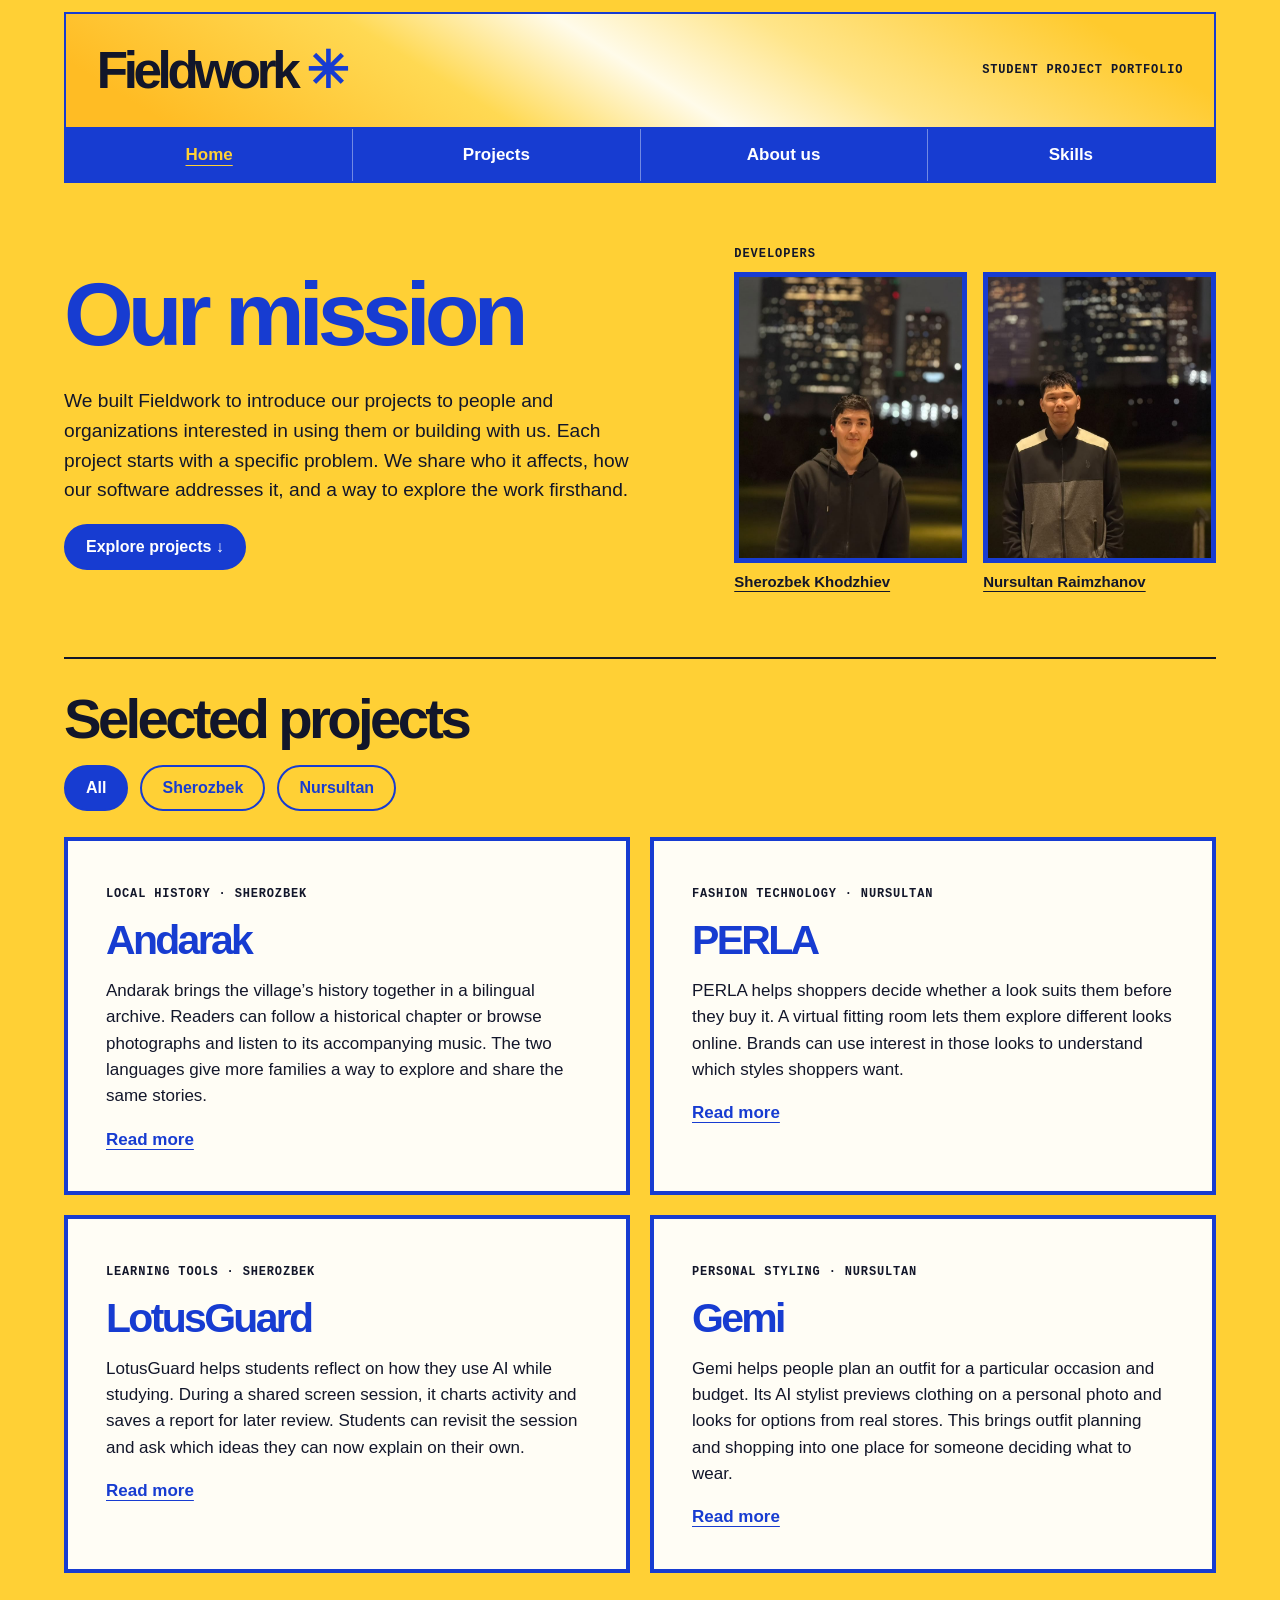
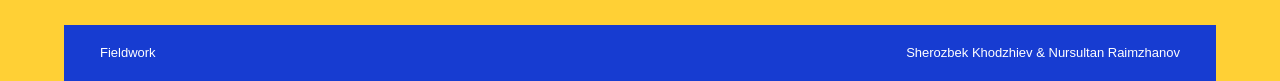
<file: index.html>
<!DOCTYPE html>
<html lang="en">
 <head>
  <meta charset="utf-8"/>
  <meta content="width=device-width, initial-scale=1" name="viewport"/>
  <title>
   Student project portfolio | Fieldwork
  </title>
  <link href="normalize.css" rel="stylesheet"/>
  <link href="slicknav.css" rel="stylesheet"/>
  <link href="style.css?v=7" rel="stylesheet"/>
  <script defer="" src="jquery.min.js">
  </script>
  <script defer="" src="jquery.slicknav.min.js">
  </script>
  <script defer="" src="app.js?v=filters">
  </script>
 </head>
 <body>
  <header>
   <a class="brand" href="index.html">
    Fieldwork
    <span>
     ✳
    </span>
   </a>
   <p>
    Student project portfolio
   </p>
  </header>
  <nav aria-label="Mobile navigation" id="mobile_menu">
  </nav>
  <nav aria-label="Main" class="class-nav">
   <ul id="nav_menu">
    <li>
     <a href="index.html">
      Home
     </a>
    </li>
    <li>
     <a href="index.html#projects">
      Projects
     </a>
     <ul>
      <li>
       <a href="andarak.html">
        Andarak
       </a>
      </li>
      <li>
       <a href="perla.html">
        PERLA
       </a>
      </li>
      <li>
       <a href="lotus.html">
        LotusGuard
       </a>
      </li>
      <li>
       <a href="gimi.html">
        Gemi
       </a>
      </li>
     </ul>
    </li>
    <li>
     <a href="about.html">
      About us
     </a>
    </li>
    <li>
     <a href="about.html#skills">
      Skills
     </a>
    </li>
   </ul>
  </nav>
  <main>
   <div class="class-layout">
    <aside class="directory">
     <h2>
      Developers
     </h2>
     <a href="about.html">
      Sherozbek Khodzhiev
     </a>
     <img alt="Sherozbek" src="assets/sheroz.jpg?v=2"/>
     <a href="about.html#nursultan">
      Nursultan Raimzhanov
     </a>
     <img alt="Nursultan" src="assets/nursultan.jpg?v=2"/>
    </aside>
    <section class="hero">
     <div class="mission">
      <h1>
       Our mission
      </h1>
      <p>
       We built Fieldwork to introduce our projects to people and organizations interested in using them or building with us. Each project starts with a specific problem. We share who it affects, how our software addresses it, and a way to explore the work firsthand.
      </p>
     </div>
     <a class="button" href="#projects">Explore projects ↓</a>
    </section>
   </div>
   <section id="projects">
    <h2>
     Selected projects
    </h2>
    <div aria-label="Filter projects by author" class="filters">
     <button aria-pressed="true" data-filter="All">
      All
     </button>
     <button aria-pressed="false" data-filter="Sherozbek">
      Sherozbek
     </button>
     <button aria-pressed="false" data-filter="Nursultan">
      Nursultan
     </button>
    </div>
    <div class="grid">
     <article class="project-card" data-owner="Sherozbek">
      <small>
       Local history · Sherozbek
      </small>
      <h3>
       <a href="andarak.html">
        Andarak
       </a>
      </h3>
      <p>
       Andarak brings the village’s history together in a bilingual archive. Readers can follow a historical chapter or browse photographs and listen to its accompanying music. The two languages give more families a way to explore and share the same stories.
      </p>
      <a class="read-more" href="andarak.html" aria-label="Read more about Andarak">Read more</a>
     </article>
     <article class="project-card" data-owner="Nursultan">
      <small>
       Fashion technology · Nursultan
      </small>
      <h3>
       <a href="perla.html">
        PERLA
       </a>
      </h3>
      <p>
       PERLA helps shoppers decide whether a look suits them before they buy it. A virtual fitting room lets them explore different looks online. Brands can use interest in those looks to understand which styles shoppers want.
      </p>
      <a class="read-more" href="perla.html" aria-label="Read more about PERLA">Read more</a>
     </article>
     <article class="project-card" data-owner="Sherozbek">
      <small>
       Learning tools · Sherozbek
      </small>
      <h3>
       <a href="lotus.html">
        LotusGuard
       </a>
      </h3>
      <p>
       LotusGuard helps students reflect on how they use AI while studying. During a shared screen session, it charts activity and saves a report for later review. Students can revisit the session and ask which ideas they can now explain on their own.
      </p>
      <a class="read-more" href="lotus.html" aria-label="Read more about LotusGuard">Read more</a>
     </article>
     <article class="project-card" data-owner="Nursultan">
      <small>
       Personal styling · Nursultan
      </small>
      <h3>
       <a href="gimi.html">
        Gemi
       </a>
      </h3>
      <p>
       Gemi helps people plan an outfit for a particular occasion and budget. Its AI stylist previews clothing on a personal photo and looks for options from real stores. This brings outfit planning and shopping into one place for someone deciding what to wear.
      </p>
      <a class="read-more" href="gimi.html" aria-label="Read more about Gemi">Read more</a>
     </article>
    </div>
   </section>
  </main>
  <footer>
   Fieldwork
   <span>
    Sherozbek Khodzhiev &amp; Nursultan Raimzhanov
   </span>
  </footer>
 </body>
</html>
</file>
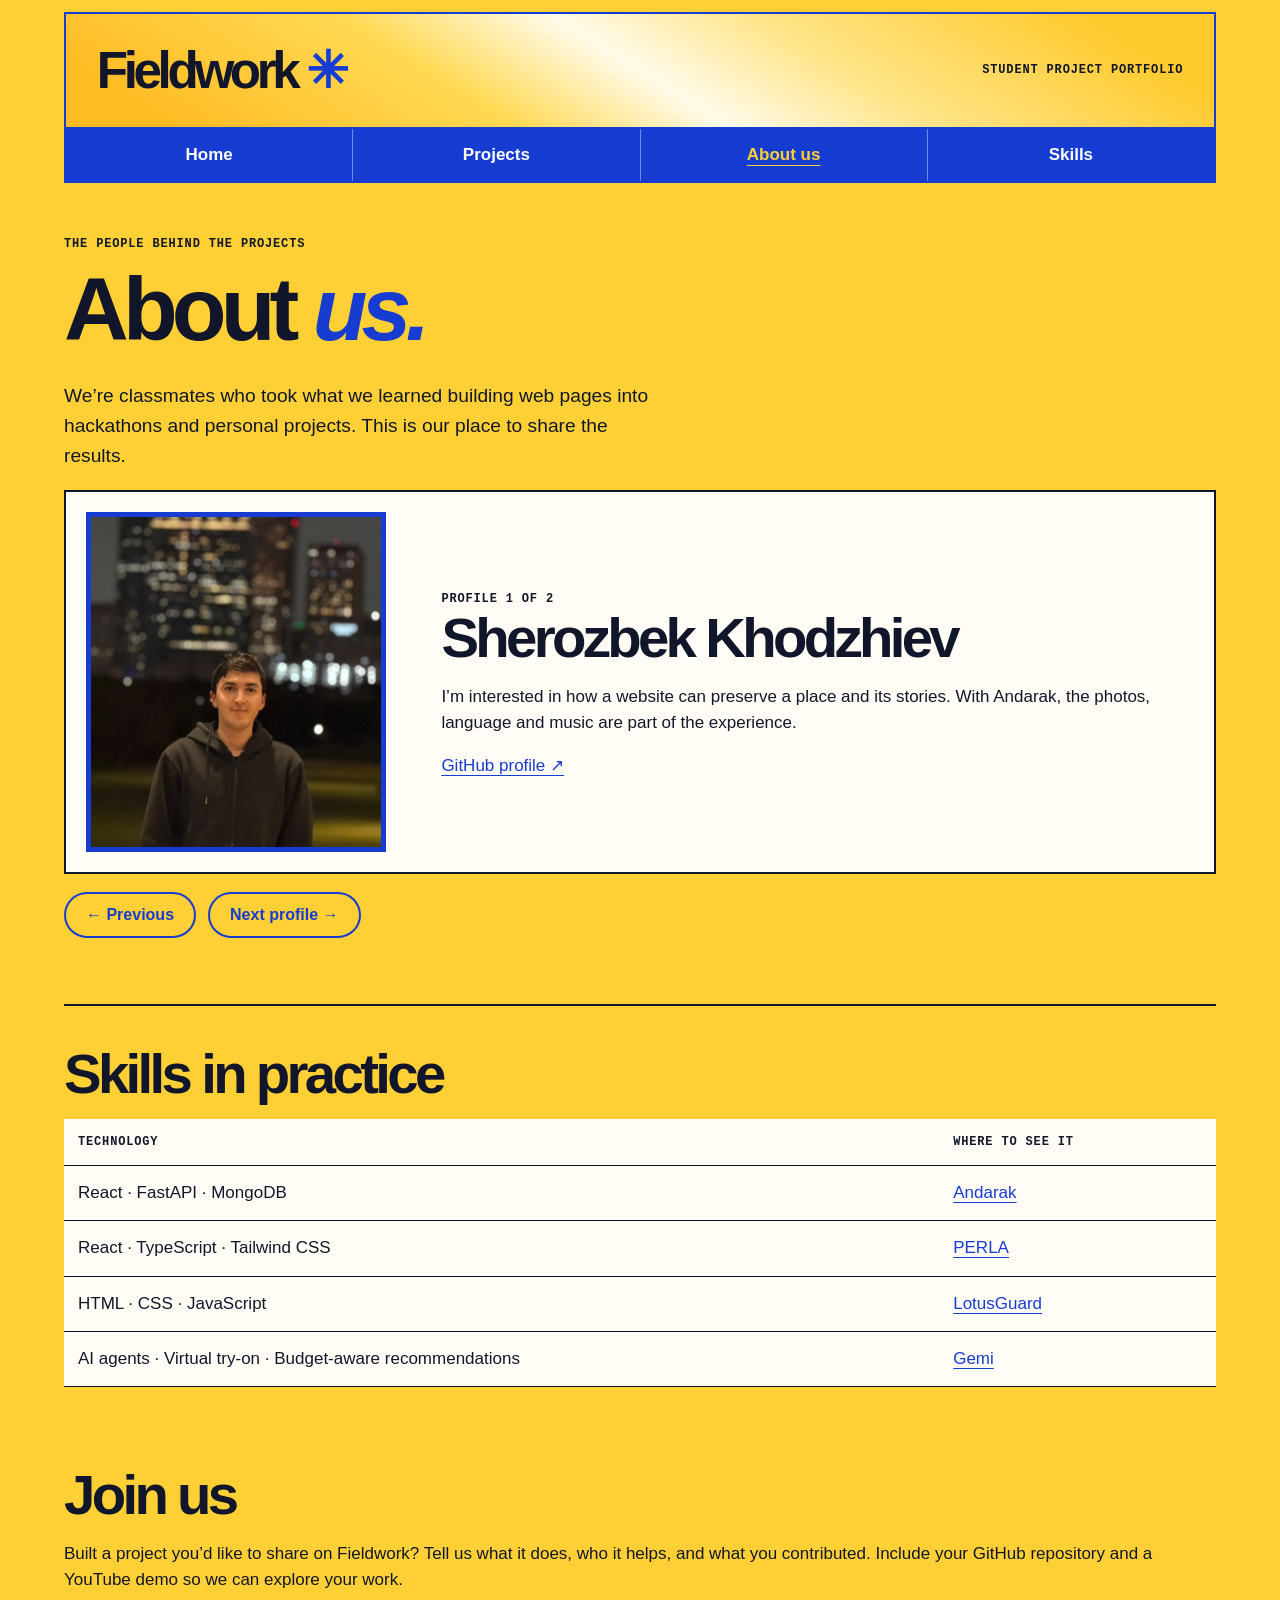
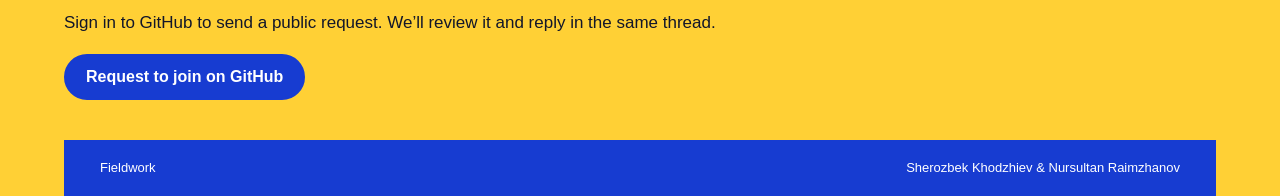
<file: about.html>
<!DOCTYPE html>
<html lang="en">
 <head>
  <meta charset="utf-8"/>
  <meta content="width=device-width, initial-scale=1" name="viewport"/>
  <title>
   About us | Fieldwork
  </title>
  <link href="normalize.css" rel="stylesheet"/>
  <link href="slicknav.css" rel="stylesheet"/>
  <link href="style.css?v=6" rel="stylesheet"/>
  <script defer="" src="jquery.min.js">
  </script>
  <script defer="" src="jquery.slicknav.min.js">
  </script>
  <script defer="" src="app.js?v=5">
  </script>
 </head>
 <body>
  <header>
   <a class="brand" href="index.html">
    Fieldwork
    <span>
     ✳
    </span>
   </a>
   <p>
    Student project portfolio
   </p>
  </header>
  <nav aria-label="Mobile navigation" id="mobile_menu">
  </nav>
  <nav aria-label="Main" class="class-nav">
   <ul id="nav_menu">
    <li>
     <a href="index.html">
      Home
     </a>
    </li>
    <li>
     <a href="index.html#projects">
      Projects
     </a>
     <ul>
      <li>
       <a href="andarak.html">
        Andarak
       </a>
      </li>
      <li>
       <a href="perla.html">
        PERLA
       </a>
      </li>
      <li>
       <a href="lotus.html">
        LotusGuard
       </a>
      </li>
      <li>
       <a href="gimi.html">
        Gemi
       </a>
      </li>
     </ul>
    </li>
    <li>
     <a href="about.html">
      About us
     </a>
    </li>
    <li>
     <a href="about.html#skills">
      Skills
     </a>
    </li>
   </ul>
  </nav>
  <main>
   <section>
    <p class="eyebrow">
     The people behind the projects
    </p>
    <h1>
     About
     <em>
      us.
     </em>
    </h1>
    <p class="intro">
     We’re classmates who took what we learned building web pages into hackathons and personal projects. This is our place to share the results.
    </p>
    <div class="slide">
     <img alt="Portrait of Sherozbek Khodzhiev" id="portrait" src="assets/sheroz.jpg?v=2"/>
     <div aria-live="polite">
      <small id="counter">
       Profile 1 of 2
      </small>
      <h2 id="name">
       Sherozbek Khodzhiev
      </h2>
      <p id="bio">
       I’m interested in how a website can preserve a place and its stories. With Andarak, the photos, language and music are part of the experience.
      </p>
      <a href="https://github.com/sherozkhodzhiev" id="profile">
       GitHub profile ↗
      </a>
     </div>
    </div>
    <div class="filters">
     <button id="prev">
      ← Previous
     </button>
     <button id="next">
      Next profile →
     </button>
    </div>
   </section>
   <section id="skills">
    <h2>
     Skills in practice
    </h2>
    <table>
     <thead>
      <tr>
       <th>
        Technology
       </th>
       <th>
        Where to see it
       </th>
      </tr>
     </thead>
     <tbody>
      <tr>
       <td>
        React · FastAPI · MongoDB
       </td>
       <td>
        <a href="andarak.html">
         Andarak
        </a>
       </td>
      </tr>
      <tr>
       <td>
        React · TypeScript · Tailwind CSS
       </td>
       <td>
        <a href="perla.html">
         PERLA
        </a>
       </td>
      </tr>
      <tr>
       <td>
        HTML · CSS · JavaScript
       </td>
       <td>
        <a href="lotus.html">
         LotusGuard
        </a>
       </td>
      </tr>
      <tr>
       <td>
        AI agents · Virtual try-on · Budget-aware recommendations
       </td>
       <td>
        <a href="gimi.html">
         Gemi
        </a>
       </td>
      </tr>
     </tbody>
    </table>
   </section>
   <section id="join-us" aria-labelledby="join-title">
    <h2 id="join-title">Join us</h2>
    <p>Built a project you’d like to share on Fieldwork? Tell us what it does, who it helps, and what you contributed. Include your GitHub repository and a YouTube demo so we can explore your work.</p>
    <p>Sign in to GitHub to send a public request. We’ll review it and reply in the same thread.</p>
    <a class="button" href="https://github.com/sherozkhodzhiev/fieldwork-portfolio/issues/new?template=join.yml">Request to join on GitHub</a>
   </section>
  </main>
  <footer>
   Fieldwork
   <span>
    Sherozbek Khodzhiev &amp; Nursultan Raimzhanov
   </span>
  </footer>
 </body>
</html>
</file>
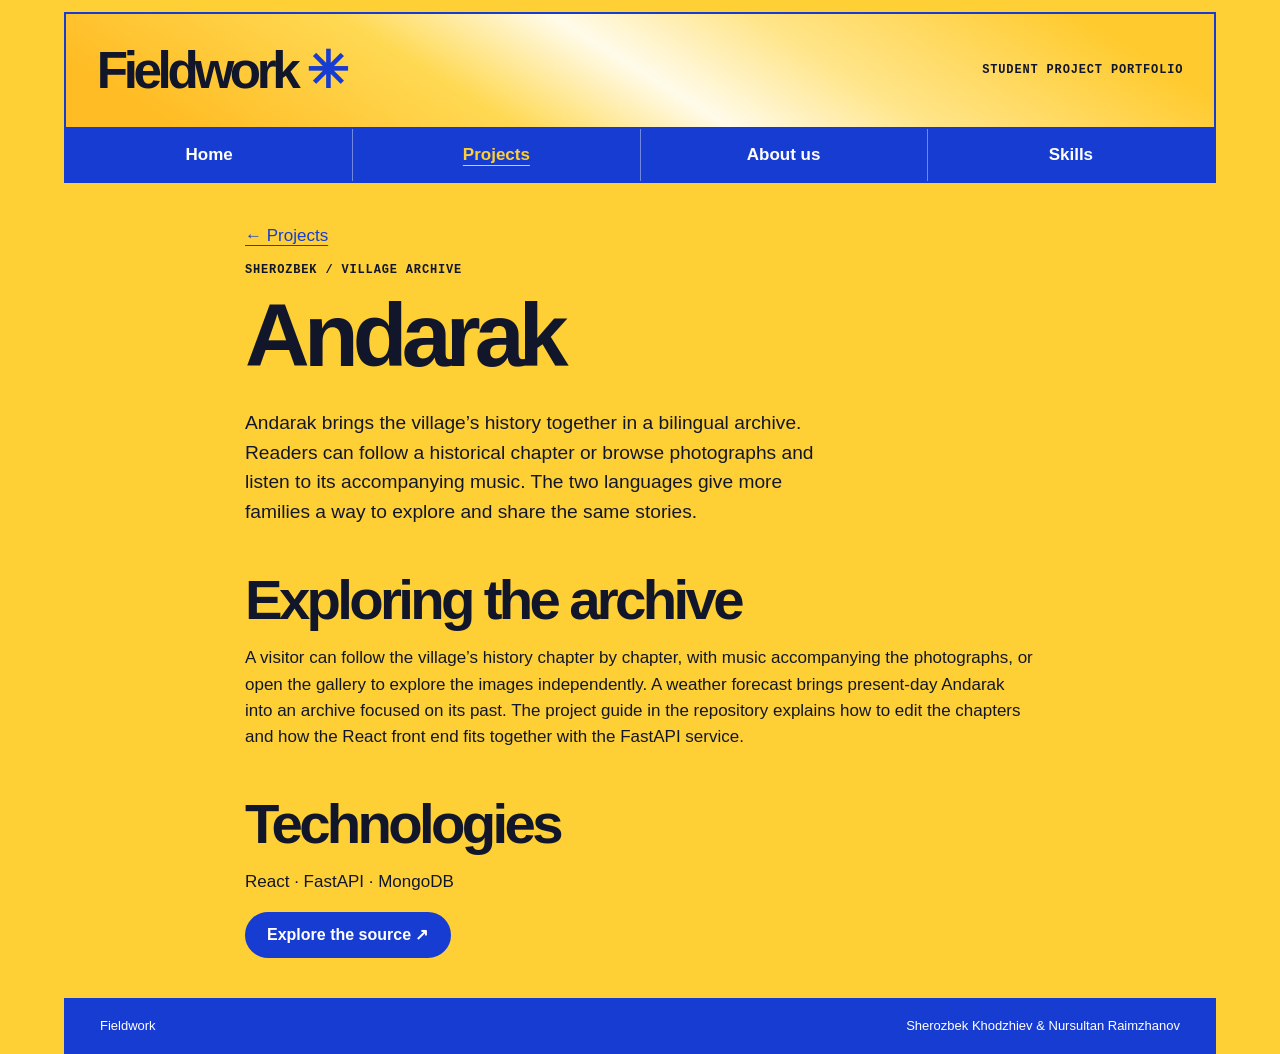
<file: andarak.html>
<!DOCTYPE html>
<html lang="en">
 <head>
  <meta charset="utf-8"/>
  <meta content="width=device-width, initial-scale=1" name="viewport"/>
  <title>
   Andarak | Fieldwork
  </title>
  <link href="normalize.css" rel="stylesheet"/>
  <link href="slicknav.css" rel="stylesheet"/>
  <link href="style.css?v=6" rel="stylesheet"/>
  <script defer="" src="jquery.min.js">
  </script>
  <script defer="" src="jquery.slicknav.min.js">
  </script>
  <script defer="" src="app.js?v=5">
  </script>
 </head>
 <body>
  <header>
   <a class="brand" href="index.html">
    Fieldwork
    <span>
     ✳
    </span>
   </a>
   <p>
    Student project portfolio
   </p>
  </header>
  <nav aria-label="Mobile navigation" id="mobile_menu">
  </nav>
  <nav aria-label="Main" class="class-nav">
   <ul id="nav_menu">
    <li>
     <a href="index.html">
      Home
     </a>
    </li>
    <li>
     <a href="index.html#projects">
      Projects
     </a>
     <ul>
      <li>
       <a href="andarak.html">
        Andarak
       </a>
      </li>
      <li>
       <a href="perla.html">
        PERLA
       </a>
      </li>
      <li>
       <a href="lotus.html">
        LotusGuard
       </a>
      </li>
      <li>
       <a href="gimi.html">
        Gemi
       </a>
      </li>
     </ul>
    </li>
    <li>
     <a href="about.html">
      About us
     </a>
    </li>
    <li>
     <a href="about.html#skills">
      Skills
     </a>
    </li>
   </ul>
  </nav>
  <main>
   <section class="story">
    <a href="index.html#projects">
     ← Projects
    </a>
    <p class="eyebrow">
     Sherozbek / Village archive
    </p>
    <h1>
     Andarak
    </h1>
    <p class="intro">
     Andarak brings the village’s history together in a bilingual archive. Readers can follow a historical chapter or browse photographs and listen to its accompanying music. The two languages give more families a way to explore and share the same stories.
    </p>
    <h2>Exploring the archive</h2>
    <p>A visitor can follow the village’s history chapter by chapter, with music accompanying the photographs, or open the gallery to explore the images independently. A weather forecast brings present-day Andarak into an archive focused on its past. The project guide in the repository explains how to edit the chapters and how the React front end fits together with the FastAPI service.</p>
    <h2>
     Technologies
    </h2>
    <p>
     React · FastAPI · MongoDB
    </p>
    <a class="button" href="https://github.com/sherozkhodzhiev/andarak-website">
     Explore the source ↗
    </a>
   </section>
  </main>
  <footer>
   Fieldwork
   <span>
    Sherozbek Khodzhiev &amp; Nursultan Raimzhanov
   </span>
  </footer>
 </body>
</html>
</file>
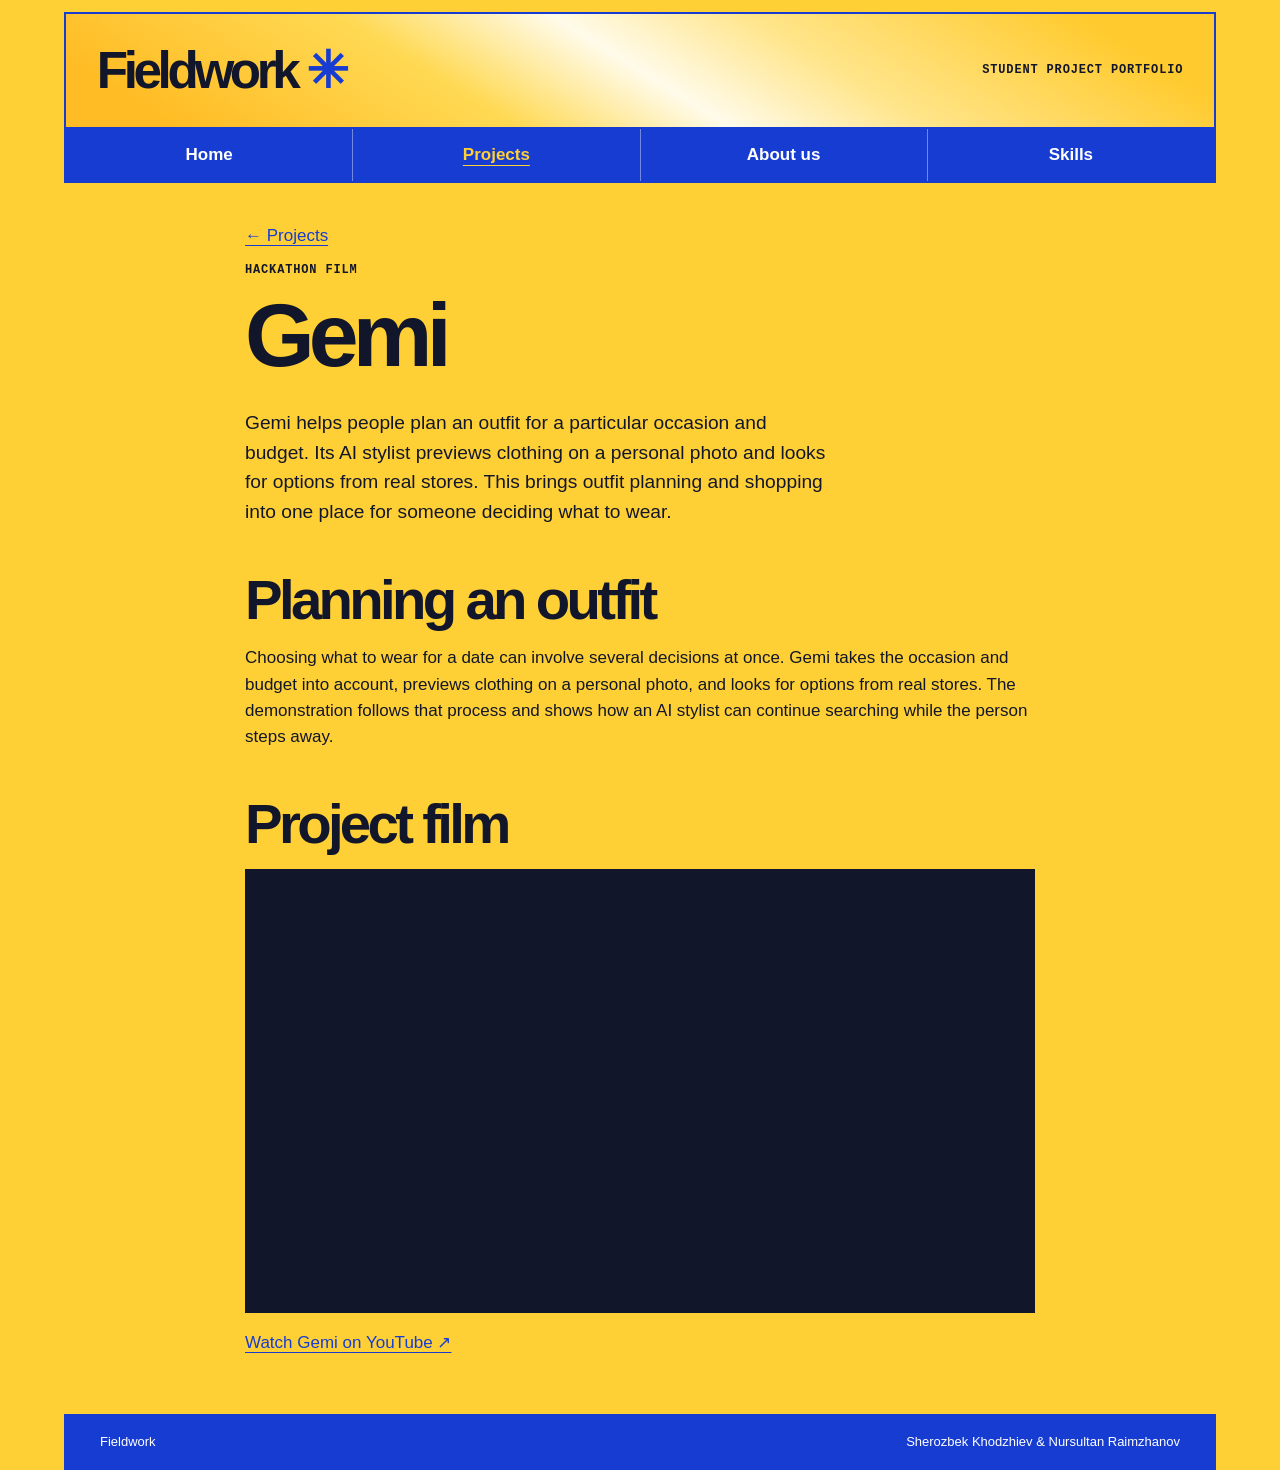
<file: gimi.html>
<!DOCTYPE html>
<html lang="en">
 <head>
  <meta charset="utf-8"/>
  <meta content="width=device-width, initial-scale=1" name="viewport"/>
  <title>
   Gemi | Fieldwork
  </title>
  <link href="normalize.css" rel="stylesheet"/>
  <link href="slicknav.css" rel="stylesheet"/>
  <link href="style.css?v=6" rel="stylesheet"/>
  <script defer="" src="jquery.min.js">
  </script>
  <script defer="" src="jquery.slicknav.min.js">
  </script>
  <script defer="" src="app.js?v=5">
  </script>
 </head>
 <body>
  <header>
   <a class="brand" href="index.html">
    Fieldwork
    <span>
     ✳
    </span>
   </a>
   <p>
    Student project portfolio
   </p>
  </header>
  <nav aria-label="Mobile navigation" id="mobile_menu">
  </nav>
  <nav aria-label="Main" class="class-nav">
   <ul id="nav_menu">
    <li>
     <a href="index.html">
      Home
     </a>
    </li>
    <li>
     <a href="index.html#projects">
      Projects
     </a>
     <ul>
      <li>
       <a href="andarak.html">
        Andarak
       </a>
      </li>
      <li>
       <a href="perla.html">
        PERLA
       </a>
      </li>
      <li>
       <a href="lotus.html">
        LotusGuard
       </a>
      </li>
      <li>
       <a href="gimi.html">
        Gemi
       </a>
      </li>
     </ul>
    </li>
    <li>
     <a href="about.html">
      About us
     </a>
    </li>
    <li>
     <a href="about.html#skills">
      Skills
     </a>
    </li>
   </ul>
  </nav>
  <main>
   <section class="story">
    <a href="index.html#projects">
     ← Projects
    </a>
    <p class="eyebrow">
     Hackathon film
    </p>
    <h1>
     Gemi
    </h1>
    <p class="intro">
     Gemi helps people plan an outfit for a particular occasion and budget. Its AI stylist previews clothing on a personal photo and looks for options from real stores. This brings outfit planning and shopping into one place for someone deciding what to wear.
    </p>
    <h2>Planning an outfit</h2>
    <p>Choosing what to wear for a date can involve several decisions at once. Gemi takes the occasion and budget into account, previews clothing on a personal photo, and looks for options from real stores. The demonstration follows that process and shows how an AI stylist can continue searching while the person steps away.</p>
    <h2>
     Project film
    </h2>
    <iframe allowfullscreen="" class="film" loading="lazy" referrerpolicy="strict-origin-when-cross-origin" src="https://www.youtube-nocookie.com/embed/PMkgjzFOdyg" title="Gemi project demonstration">
    </iframe>
    <p>
     <a href="https://www.youtube.com/watch?v=PMkgjzFOdyg">
      Watch Gemi on YouTube ↗
     </a>
    </p>
   </section>
  </main>
  <footer>
   Fieldwork
   <span>
    Sherozbek Khodzhiev &amp; Nursultan Raimzhanov
   </span>
  </footer>
 </body>
</html>
</file>
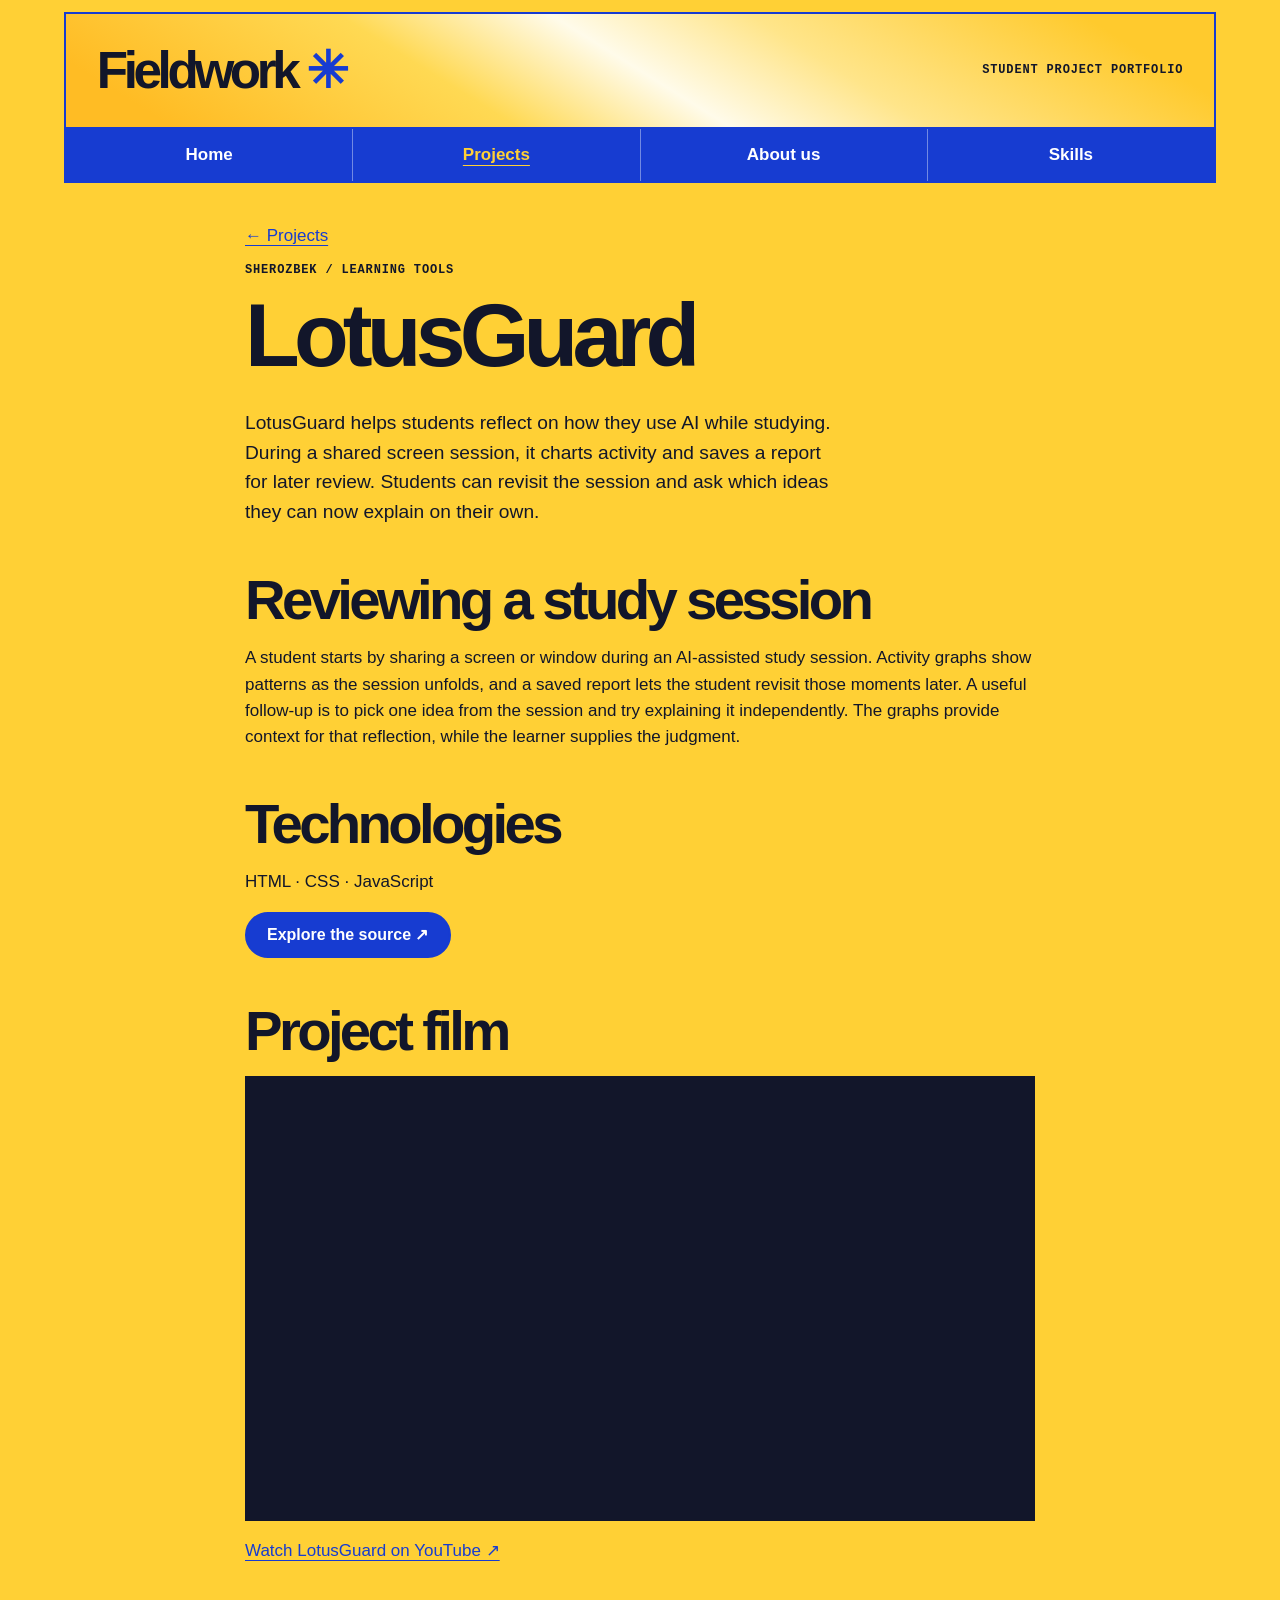
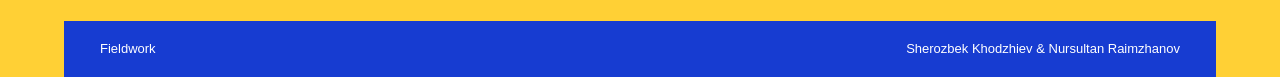
<file: lotus.html>
<!DOCTYPE html>
<html lang="en">
 <head>
  <meta charset="utf-8"/>
  <meta content="width=device-width, initial-scale=1" name="viewport"/>
  <title>
   LotusGuard | Fieldwork
  </title>
  <link href="normalize.css" rel="stylesheet"/>
  <link href="slicknav.css" rel="stylesheet"/>
  <link href="style.css?v=6" rel="stylesheet"/>
  <script defer="" src="jquery.min.js">
  </script>
  <script defer="" src="jquery.slicknav.min.js">
  </script>
  <script defer="" src="app.js?v=5">
  </script>
 </head>
 <body>
  <header>
   <a class="brand" href="index.html">
    Fieldwork
    <span>
     ✳
    </span>
   </a>
   <p>
    Student project portfolio
   </p>
  </header>
  <nav aria-label="Mobile navigation" id="mobile_menu">
  </nav>
  <nav aria-label="Main" class="class-nav">
   <ul id="nav_menu">
    <li>
     <a href="index.html">
      Home
     </a>
    </li>
    <li>
     <a href="index.html#projects">
      Projects
     </a>
     <ul>
      <li>
       <a href="andarak.html">
        Andarak
       </a>
      </li>
      <li>
       <a href="perla.html">
        PERLA
       </a>
      </li>
      <li>
       <a href="lotus.html">
        LotusGuard
       </a>
      </li>
      <li>
       <a href="gimi.html">
        Gemi
       </a>
      </li>
     </ul>
    </li>
    <li>
     <a href="about.html">
      About us
     </a>
    </li>
    <li>
     <a href="about.html#skills">
      Skills
     </a>
    </li>
   </ul>
  </nav>
  <main>
   <section class="story">
    <a href="index.html#projects">
     ← Projects
    </a>
    <p class="eyebrow">
     Sherozbek / Learning tools
    </p>
    <h1>
     LotusGuard
    </h1>
    <p class="intro">
     LotusGuard helps students reflect on how they use AI while studying. During a shared screen session, it charts activity and saves a report for later review. Students can revisit the session and ask which ideas they can now explain on their own.
    </p>
    <h2>Reviewing a study session</h2>
    <p>A student starts by sharing a screen or window during an AI-assisted study session. Activity graphs show patterns as the session unfolds, and a saved report lets the student revisit those moments later. A useful follow-up is to pick one idea from the session and try explaining it independently. The graphs provide context for that reflection, while the learner supplies the judgment.</p>
    <h2>
     Technologies
    </h2>
    <p>
     HTML · CSS · JavaScript
    </p>
    <a class="button" href="https://github.com/sherozkhodzhiev/lotusguard">
     Explore the source ↗
    </a>
    <h2>
     Project film
    </h2>
    <iframe allowfullscreen="" class="film" loading="lazy" referrerpolicy="strict-origin-when-cross-origin" src="https://www.youtube-nocookie.com/embed/Adz00Vs86Uw" title="LotusGuard project demonstration">
    </iframe>
    <p>
     <a href="https://www.youtube.com/watch?v=Adz00Vs86Uw">
      Watch LotusGuard on YouTube ↗
     </a>
    </p>
   </section>
  </main>
  <footer>
   Fieldwork
   <span>
    Sherozbek Khodzhiev &amp; Nursultan Raimzhanov
   </span>
  </footer>
 </body>
</html>
</file>
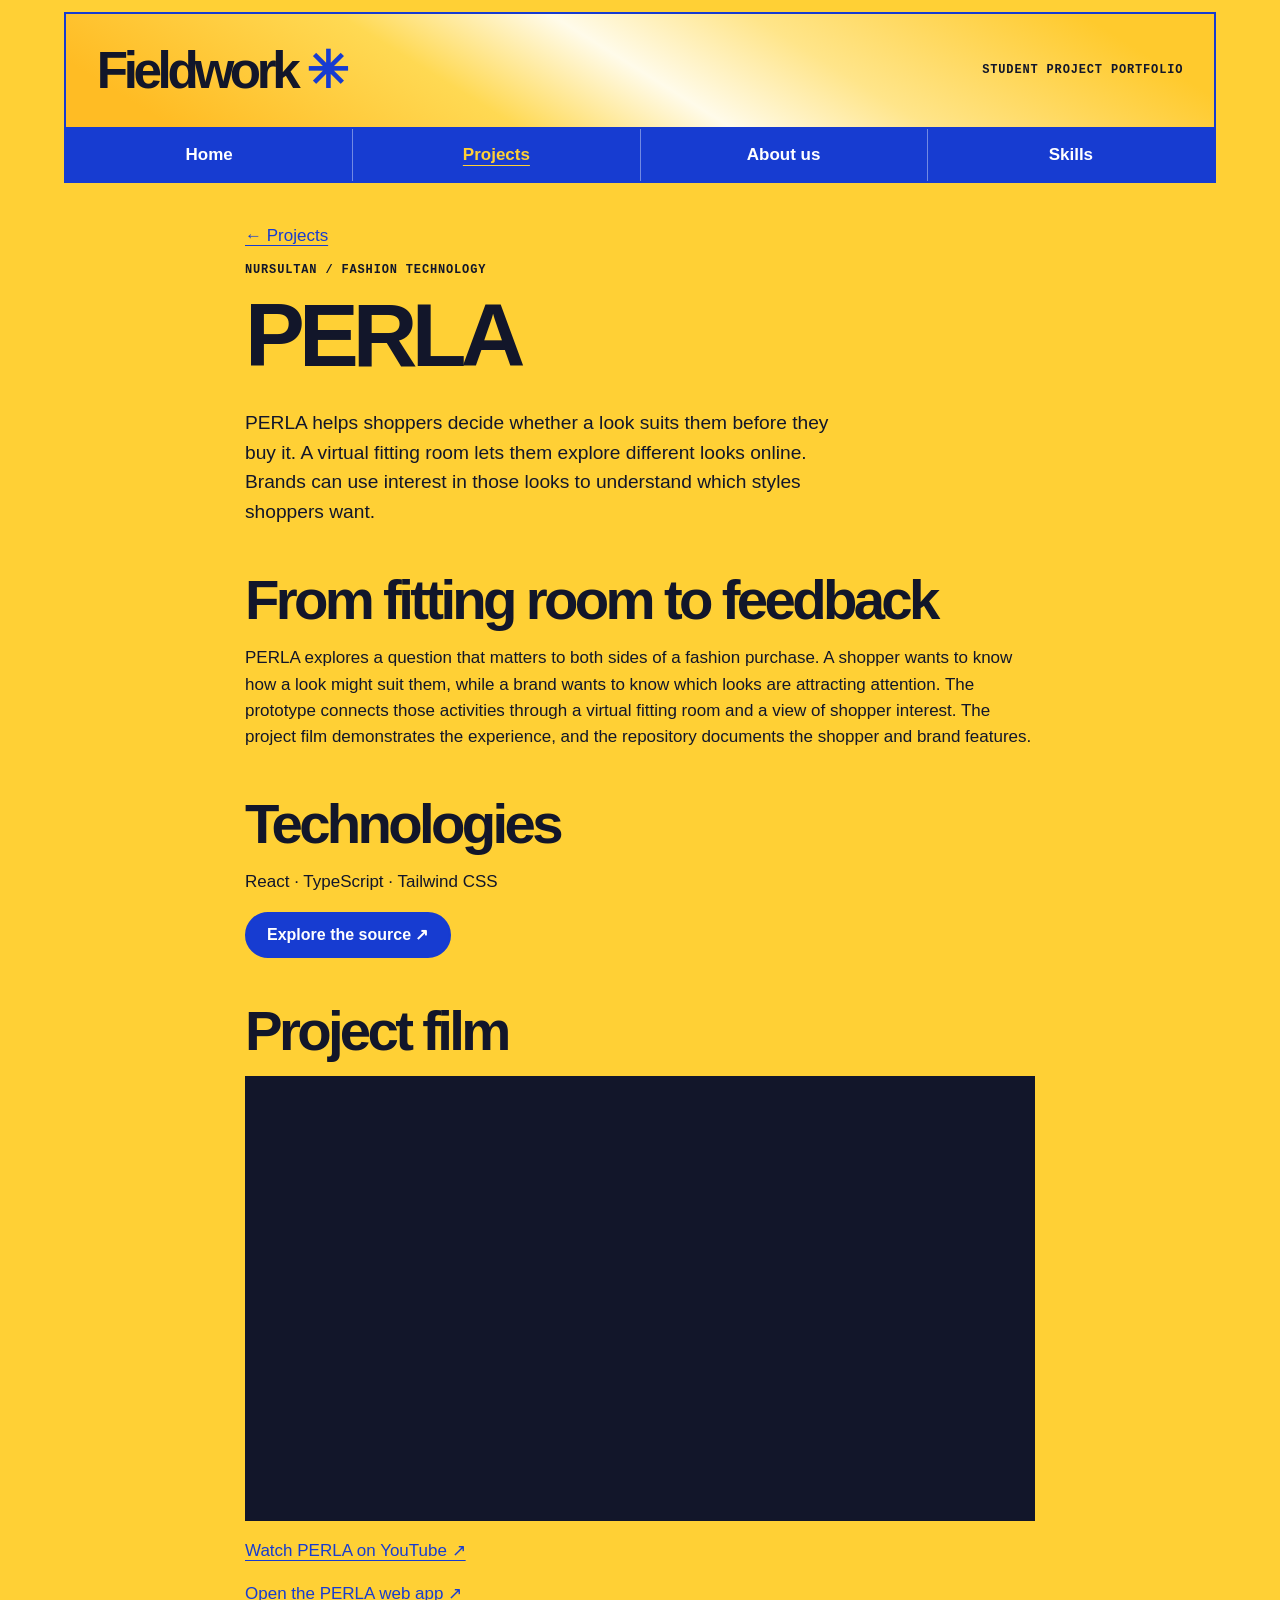
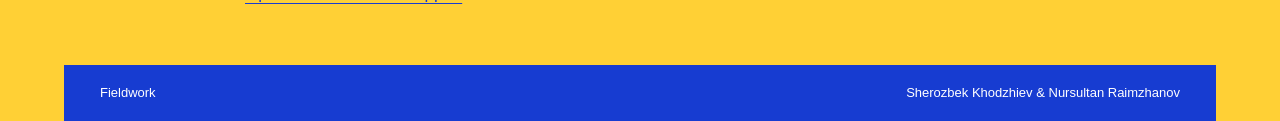
<file: perla.html>
<!DOCTYPE html>
<html lang="en">
 <head>
  <meta charset="utf-8"/>
  <meta content="width=device-width, initial-scale=1" name="viewport"/>
  <title>
   PERLA | Fieldwork
  </title>
  <link href="normalize.css" rel="stylesheet"/>
  <link href="slicknav.css" rel="stylesheet"/>
  <link href="style.css?v=6" rel="stylesheet"/>
  <script defer="" src="jquery.min.js">
  </script>
  <script defer="" src="jquery.slicknav.min.js">
  </script>
  <script defer="" src="app.js?v=5">
  </script>
 </head>
 <body>
  <header>
   <a class="brand" href="index.html">
    Fieldwork
    <span>
     ✳
    </span>
   </a>
   <p>
    Student project portfolio
   </p>
  </header>
  <nav aria-label="Mobile navigation" id="mobile_menu">
  </nav>
  <nav aria-label="Main" class="class-nav">
   <ul id="nav_menu">
    <li>
     <a href="index.html">
      Home
     </a>
    </li>
    <li>
     <a href="index.html#projects">
      Projects
     </a>
     <ul>
      <li>
       <a href="andarak.html">
        Andarak
       </a>
      </li>
      <li>
       <a href="perla.html">
        PERLA
       </a>
      </li>
      <li>
       <a href="lotus.html">
        LotusGuard
       </a>
      </li>
      <li>
       <a href="gimi.html">
        Gemi
       </a>
      </li>
     </ul>
    </li>
    <li>
     <a href="about.html">
      About us
     </a>
    </li>
    <li>
     <a href="about.html#skills">
      Skills
     </a>
    </li>
   </ul>
  </nav>
  <main>
   <section class="story">
    <a href="index.html#projects">
     ← Projects
    </a>
    <p class="eyebrow">
     Nursultan / Fashion technology
    </p>
    <h1>
     PERLA
    </h1>
    <p class="intro">
     PERLA helps shoppers decide whether a look suits them before they buy it. A virtual fitting room lets them explore different looks online. Brands can use interest in those looks to understand which styles shoppers want.
    </p>
    <h2>From fitting room to feedback</h2>
    <p>PERLA explores a question that matters to both sides of a fashion purchase. A shopper wants to know how a look might suit them, while a brand wants to know which looks are attracting attention. The prototype connects those activities through a virtual fitting room and a view of shopper interest. The project film demonstrates the experience, and the repository documents the shopper and brand features.</p>
    <h2>
     Technologies
    </h2>
    <p>
     React · TypeScript · Tailwind CSS
    </p>
    <a class="button" href="https://github.com/theraimzhanov/perla-virtual-wardrobe">
     Explore the source ↗
    </a>
    <h2>
     Project film
    </h2>
    <iframe allowfullscreen="" class="film" loading="lazy" referrerpolicy="strict-origin-when-cross-origin" src="https://www.youtube-nocookie.com/embed/SNCi86XlWzU" title="PERLA project demonstration">
    </iframe>
    <p>
     <a href="https://www.youtube.com/watch?v=SNCi86XlWzU">
      Watch PERLA on YouTube ↗
     </a>
    </p>
    <p><a href="https://studioperla.live/">Open the PERLA web app ↗</a></p>
   </section>
  </main>
  <footer>
   Fieldwork
   <span>
    Sherozbek Khodzhiev &amp; Nursultan Raimzhanov
   </span>
  </footer>
 </body>
</html>
</file>
<file: style.css>
:root { --sun: #ffd035; --blue: #173cd1; --ink: #12162a; --paper: #fffdf5; color-scheme: light; }
* { box-sizing: border-box; }
body { margin: 0 auto; background: var(--sun); color: var(--ink); font: 17px/1.55 'Helvetica Neue', Arial, sans-serif; }
header, main, footer, .class-nav { width: min(90%, 1180px); margin-inline: auto; }
header,footer,.filters { display: flex; align-items: center; gap: 12px; }
header,footer { justify-content: space-between; }
header { padding: 18px 0; border-bottom: 2px solid var(--ink); }
header p, small, .eyebrow, th { font: 600 12px/1.5 'Courier New',monospace; letter-spacing: .07em; text-transform: uppercase; }
.brand { color: var(--ink); font-size: clamp(34px,4vw,58px); line-height: 1; letter-spacing: -.085em; font-weight: 800; }
.brand span, em { color: var(--blue); }
a { color: var(--blue); text-underline-offset: 4px; }
.brand, nav a, .button, h3 a { text-decoration: none; }
a:hover { text-decoration: underline; }
:focus-visible { outline: 3px solid currentColor; outline-offset: 3px; }
#nav_menu, #nav_menu ul { list-style: none; margin: 0; padding: 0; }
#nav_menu { display: flex; gap: 20px; }
#nav_menu li { position: relative; }
#nav_menu a { display: block; padding: 10px 4px; font-weight: 600; color: var(--ink); }
#nav_menu ul { display: none; position: absolute; z-index: 3; min-width: 150px; background: var(--paper); border: 2px solid var(--ink); padding: 4px 12px; }
#nav_menu li:hover > ul, #nav_menu li:focus-within > ul { display: block; }
#mobile_menu { display: none; }
.class-layout { display: grid; grid-template-columns: 1.2fr 1fr; gap: 8%; align-items: center; padding: clamp(32px,5vw,74px) 0; }
.hero { grid-column: 1; grid-row: 1; }
h1,h2,h3 { line-height: 1; letter-spacing: -.065em; margin: 0 0 .3em; }
h1 { font-size: clamp(52px,7vw,102px); }
h2 { font-size: clamp(34px,4.4vw,62px); }
h3 { font-size: clamp(29px,3.2vw,44px); }
.mission h1 { color: var(--blue); }
.mission p,.intro { max-width: 55ch; font-size: clamp(17px,1.5vw,21px); }
.button, button { display: inline-block; border: 2px solid var(--blue); border-radius: 32px; padding: 9px 20px; font: 600 16px/1.5 Arial,sans-serif; cursor: pointer; color: var(--blue); background: transparent; }
.button,button[aria-pressed=true] { background: var(--blue); color: white; }
.directory { grid-column: 2; display: grid; grid-template-columns: repeat(2,minmax(0,1fr)); gap: 7px 16px; align-items: start; }
.directory h2 { grid-column: span 2; font: 600 12px monospace; text-transform: uppercase; letter-spacing: .08em; }
.directory img { grid-row: 2; width: 100%; aspect-ratio: 4/5; object-fit: cover; border: 5px solid var(--blue); }
.directory a { grid-row: 3; color: var(--ink); font-weight: 700; font-size: 15px; }
#projects,#skills { padding: 32px 0 52px; border-top: 2px solid var(--ink); }
.filters { flex-wrap: wrap; margin: 18px 0 26px; }
.grid { display: grid; grid-template-columns: repeat(2,minmax(0,1fr)); gap: 20px; }
.project-card { background: var(--paper); border: 4px solid var(--blue); padding: clamp(20px,3vw,38px); }
.project-card h3 { margin-top: .35em; }
.project-card p { margin-bottom: 0; }
.story, main > section:not(#projects) { padding-block: 40px; }
.story { max-width: 790px; margin: auto; }
.story h2 { margin-top: .8em; }
.film { width: 100%; aspect-ratio: 16/9; display: block; border: 3px solid var(--ink); background: var(--ink); }
.slide { display: grid; grid-template-columns: minmax(180px,300px) 1fr; gap: 5%; align-items: center; background: var(--paper); border: 2px solid var(--ink); padding: 20px; }
.slide img { width: 100%; max-height: 340px; object-fit: cover; }
table { width: 100%; border-collapse: collapse; background: var(--paper); }
td,th { text-align: left; padding: 14px; border-bottom: 1px solid var(--ink); }
footer { background: var(--blue); color: white; padding: 18px clamp(16px,3vw,36px); font-size: 13px; }
@media(max-width:700px) {
  #mobile_menu { display: block; }
  #mobile_menu:has(.slicknav_menu) + .class-nav { display: none; }
  .slicknav_menu,.slicknav_btn { background: var(--blue); }
  .class-layout,.slide,.grid { grid-template-columns: 1fr; }
  .class-layout { gap: 30px; }
  .directory { grid-column: 1; width: min(100%,380px); }
  .slide { gap: 18px; }
  .slide img { max-width: 300px; }
  header p { text-align: right; }
}

/* A shared frame joins the masthead to the four navigation tabs. */
header {
  margin-top: 12px;
  padding: clamp(16px,2.4vw,36px);
  border: 2px solid var(--blue);
  border-bottom: 0;
  background: linear-gradient(32deg, #ffbc24 8%, #ffd953 34%, #fffbea 50%, #ffe58a 65%, #ffca2d 90%);
}
.class-nav, #mobile_menu { border: 2px solid var(--blue); background: var(--blue); }
#nav_menu { gap: 0; }
#nav_menu > li { flex: 1; text-align: center; }
#nav_menu > li + li { border-left: 1px solid #ffffff65; }
#nav_menu > li > a { padding: 13px 6px; color: white; }
#nav_menu > li > a[aria-current], .slicknav_nav a[aria-current] { color: var(--sun); text-decoration: underline; text-underline-offset: 5px; }
#nav_menu > li > a:hover, #nav_menu > li > a:focus-visible { background: #102fa5; }
#nav_menu ul { left: 0; right: 0; text-align: left; }
@media(max-width:700px) { #mobile_menu { width: min(90%,1180px); margin-inline: auto; } }

.slide img { border: 5px solid var(--blue); }
.read-more { display: inline-block; margin-top: 1em; font-weight: 700; }
</file>
